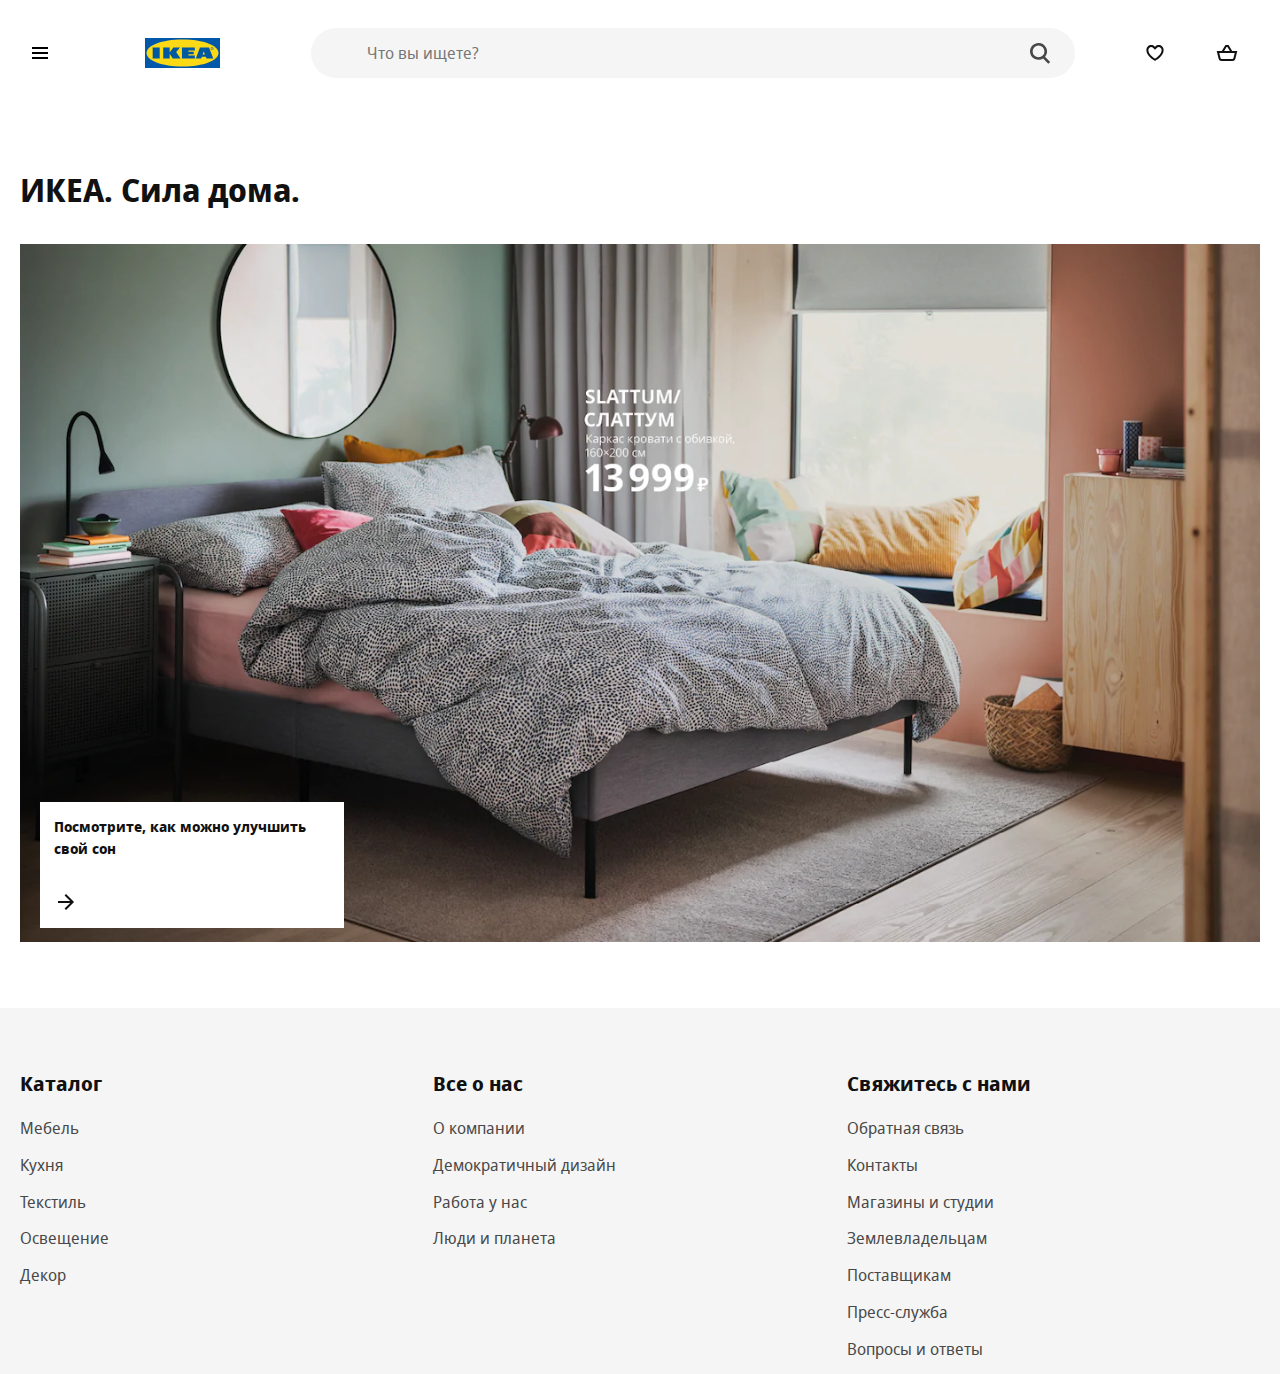
<file: index.html>
<!DOCTYPE html>
<html lang="en">

<head>
    <meta charset="UTF-8">
    <meta name="viewport"
        content="width=device-width, user-scalable=no, initial-scale=1.0, maximum-scale=1.0, minimum-scale=1.0">
    <meta http-equiv="X-UA-Compatible" content="ie=edge">
    <link rel="apple-touch-icon" sizes="180x180" href="favicon/apple-touch-icon.png">
    <link rel="icon" type="image/png" sizes="32x32" href="favicon/favicon-32x32.png">
    <link rel="icon" type="image/png" sizes="16x16" href="favicon/favicon-16x16.png">
    <link rel="mask-icon" href="favicon/safari-pinned-tab.svg" color="#0058ab">
    <meta name="msapplication-TileColor" content="#0058ab">
    <meta name="theme-color" content="#0058ab">
    <title>ИКЕА - официальный интернет-магазин мебели - IKEA</title>
    <link rel="stylesheet" href="styles/styles.css">


    <script src="script/index.js" defer type="module"></script>
    <!-- defer - защитник для ассинхронной загрузки скрипта параллельно с кодом идущем ниже, чтобы сформировалось дерево и только потом отработал скрипт-->

</head>

<body>

    <main>
        <div class="container">
            <h1 class="main-header">ИКЕА. Сила дома.</h1>
            <aside class="offer">
                <a href="card.html#idd059">
                    <picture>
                        <source srcset="image/b47e07ee97fd5f9bf030d258d462a945.webp" type="image/webp">
                        <img src="image/b47e07ee97fd5f9bf030d258d462a945.jpg" alt="СЛАТТУМ">
                    </picture>

                </a>
                <a class="offer-extra" href="goods.html?subcat=Кровати">
                    <p>Посмотрите, как можно улучшить свой сон</p>
                    <svg focusable="false" viewBox="0 0 24 24" class="offer-arrow" aria-hidden="true">
                        <path fill-rule="evenodd" clip-rule="evenodd"
                            d="M19.2937 12.7074L20.0008 12.0003L19.2938 11.2932L12.0008 3.99927L10.5865 5.41339L16.1727 11.0003H4V13.0003H16.1723L10.5855 18.5868L11.9996 20.0011L19.2937 12.7074Z">
                        </path>
                    </svg>
                </a>
            </aside>
        </div>
    </main>


</body>

</html>
</file>
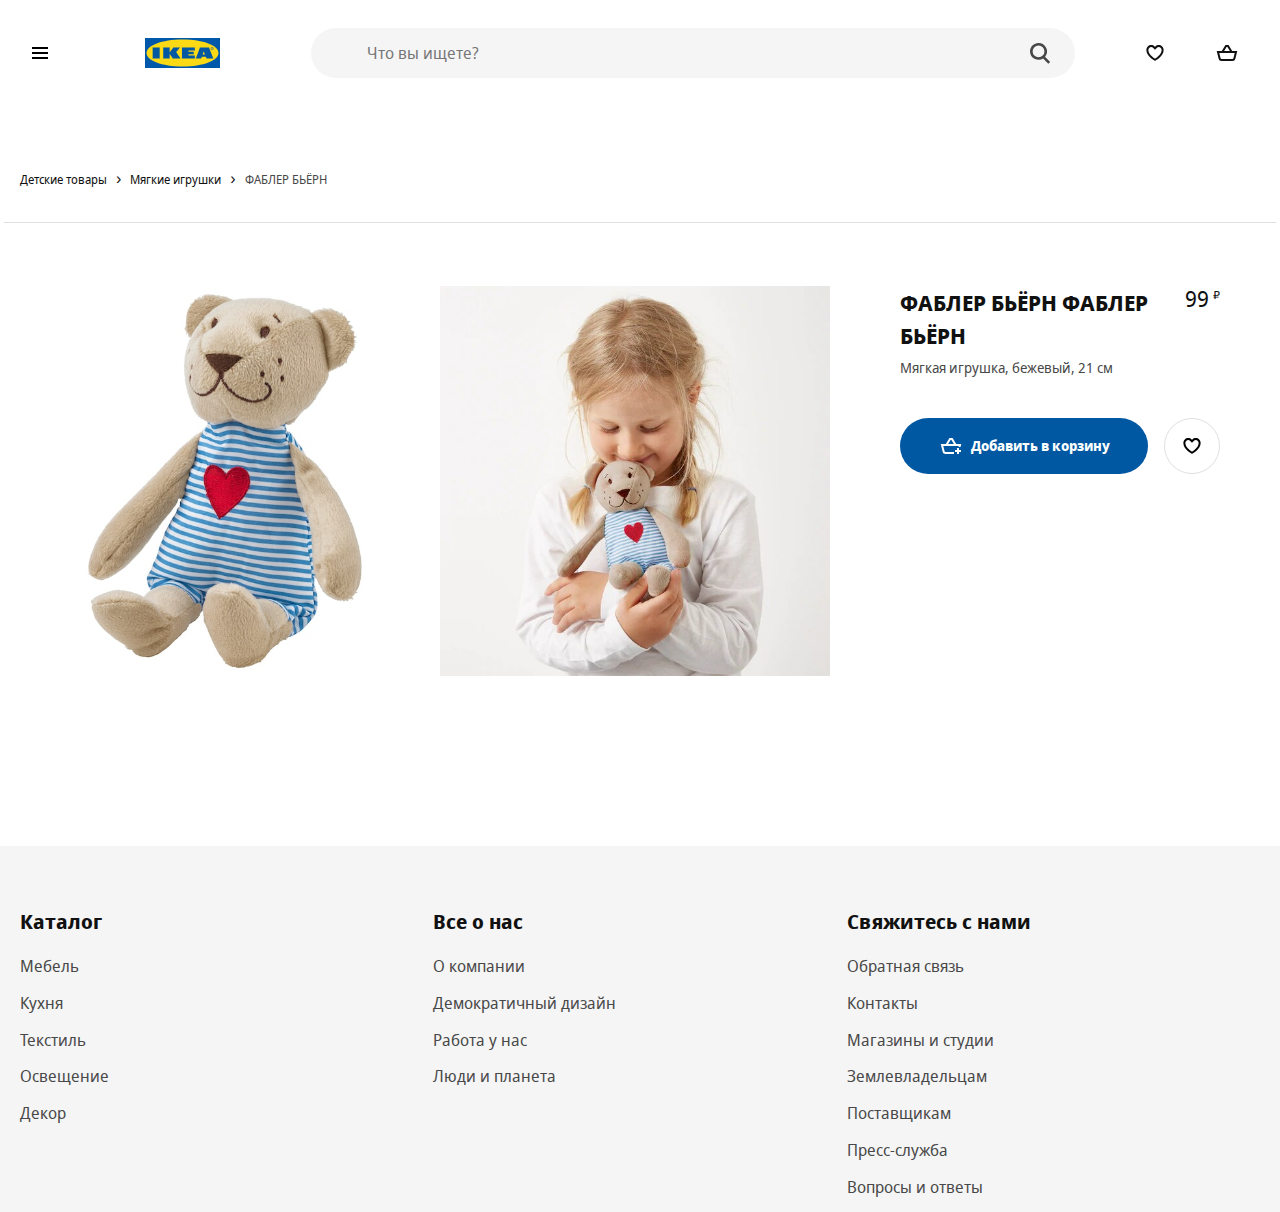
<file: card.html>
<!DOCTYPE html>
<html lang="en">

<head>
	<meta charset="UTF-8">
	<meta name="viewport"
		content="width=device-width, user-scalable=no, initial-scale=1.0, maximum-scale=1.0, minimum-scale=1.0">
	<meta http-equiv="X-UA-Compatible" content="ie=edge">
	<link rel="apple-touch-icon" sizes="180x180" href="favicon/apple-touch-icon.png">
	<link rel="icon" type="image/png" sizes="32x32" href="favicon/favicon-32x32.png">
	<link rel="icon" type="image/png" sizes="16x16" href="favicon/favicon-16x16.png">
	<link rel="mask-icon" href="favicon/safari-pinned-tab.svg" color="#0058ab">
	<meta name="msapplication-TileColor" content="#0058ab">
	<meta name="theme-color" content="#0058ab">
	<title>Детские игрушки - IKEA</title>
	<link rel="stylesheet" href="styles/styles.css">

	<script src="script/index.js" defer type="module"></script>

</head>

<body>
	<main>
		<div class="container">
			<div class="breadcrumb">
				<nav role="navigation" aria-label="Breadcrumb" class="breadcrumb__nav">
					<ul class="breadcrumb__list">

						<li class="breadcrumb__list-item">
							<a href="goods.html?cat=Детские товары" class="breadcrumb__link"><span>Детские
									товары</span></a>
						</li>

						<li class="breadcrumb__list-item">
							<a href="goods.html?cat=Мягкие игрушки" class="breadcrumb__link"><span>Мягкие
									игрушки</span></a>
						</li>

						<li class="breadcrumb__list-item">
							<a href="#" class="breadcrumb__link"><span>ФАБЛЕР БЬЁРН</span></a>
						</li>

					</ul>
				</nav>
			</div>

			<div class="good wrapper">
				<div class="good-images">
					<div class="good-image__item">
						<img src="image/fabler-byorn-myagkaya-igrushka-bezhevyy__0710165_PE727396_S5.jpg" alt="">
					</div>
					<div class="good-image__item">
						<img src="image/fabler-byorn-myagkaya-igrushka-bezhevyy__0876865_PE611124_S5.jpg" alt="">
					</div>
				</div>
				<div class="good-item">
					<!-- not-in-stock - нет в наличии-->
					<p class="good-item__new">Новинка</p>

					<div class="good-item__section">
						<div>
							<h2 class="good-item__header">ФАБЛЕР БЬЁРН ФАБЛЕР БЬЁРН</h2>
							<p class="good-item__description">Мягкая игрушка, бежевый, 21 см</p>

						</div>
						<p class="good-item__price">
							<span class="good-item__empty">Нет в наличии</span>
							<span class="good-item__price-value">99</span>
							<span class="good-item__currency">₽</span>
						</p>

					</div>
					<div class="good-item__buttons">
						<button type="button" class="btn btn-good" data-idd="idd001">
							<svg focusable="false" viewBox="0 0 24 24" class="btn-good-svg" aria-hidden="true">
								<path fill-rule="evenodd" clip-rule="evenodd"
									d="M10.4372 4H10.9993H12.0003H12.9996H13.5616L13.8538 4.48014L17.2112 9.99713H21H22.2806L21.9702 11.2396L21.5303 13H19.4688L19.7194 11.9971H4.28079L5.59143 17.2397C5.70272 17.6848 6.1027 17.9971 6.56157 17.9971H15V19.9971H6.56157C5.18496 19.9971 3.98502 19.0602 3.65114 17.7247L2.02987 11.2397L1.71924 9.99713H3.00002H6.78793L10.145 4.48017L10.4372 4ZM12.4375 6L14.87 9.99713H9.12911L11.5614 6H12.0003H12.4375ZM17.9961 16V14H19.9961V16H21.9961V18H19.9961V20H17.9961V18H15.9961V16H17.9961Z">
								</path>
							</svg>

							<span class="btn-good__label">Добавить в корзину</span>
						</button>
						<button type="button" class="btn btn-add-wishlist" data-idd="idd001">
							<svg focusable="false" viewBox="0 0 24 24" class="btn-add-wishlist__svg" aria-hidden="true">
								<path fill-rule="evenodd" clip-rule="evenodd"
									d="M12.336 5.52055C14.2336 3.62376 17.3096 3.62401 19.2069 5.52129C20.2067 6.52115 20.6796 7.85005 20.6259 9.15761C20.6151 12.2138 18.4184 14.8654 16.4892 16.6366C15.4926 17.5517 14.5004 18.2923 13.7593 18.8036C13.3879 19.0598 13.0771 19.2601 12.8574 19.3973C12.7475 19.466 12.6601 19.519 12.5992 19.5555C12.5687 19.5737 12.5448 19.5879 12.5279 19.5978L12.5079 19.6094L12.502 19.6129L12.5001 19.614C12.5001 19.614 12.4989 19.6147 11.9999 18.748C11.501 19.6147 11.5005 19.6144 11.5005 19.6144L11.4979 19.6129L11.4919 19.6094L11.472 19.5978C11.4551 19.5879 11.4312 19.5737 11.4007 19.5555C11.3397 19.519 11.2524 19.466 11.1425 19.3973C10.9227 19.2601 10.612 19.0598 10.2405 18.8036C9.49947 18.2923 8.50726 17.5517 7.51063 16.6366C5.58146 14.8654 3.38477 12.2139 3.37399 9.15765C3.32024 7.85008 3.79314 6.52117 4.79301 5.52129C6.69054 3.62376 9.76704 3.62376 11.6646 5.52129L11.9993 5.856L12.3353 5.52129L12.336 5.52055ZM11.9999 18.748L11.5005 19.6144L11.9999 19.9019L12.4989 19.6147L11.9999 18.748ZM11.9999 17.573C12.1727 17.462 12.384 17.3226 12.6236 17.1573C13.3125 16.6821 14.2267 15.9988 15.1366 15.1634C17.0157 13.4381 18.6259 11.2919 18.6259 9.13506V9.11213L18.627 9.08922C18.6626 8.31221 18.3844 7.52727 17.7926 6.9355C16.6762 5.81903 14.866 5.81902 13.7495 6.9355L13.7481 6.93689L11.9965 8.68166L10.2504 6.9355C9.13387 5.81903 7.3237 5.81903 6.20722 6.9355C5.61546 7.52727 5.33724 8.31221 5.3729 9.08922L5.37395 9.11213V9.13507C5.37395 11.2919 6.98418 13.4381 8.86325 15.1634C9.77312 15.9988 10.6874 16.6821 11.3762 17.1573C11.6159 17.3226 11.8271 17.462 11.9999 17.573Z">
								</path>
							</svg>
						</button>
					</div>

				</div>
			</div>


		</div>
	</main>
</body>

</html>
</file>
<file: styles/styles.css>
/*
* Prefixed by https://autoprefixer.github.io
* PostCSS: v7.0.29,
* Autoprefixer: v9.7.6
* Browsers: last 4 version
*/

@font-face {
	font-family: 'Noto Sans';
	src: local('Noto Sans Display Regular'), local('NotoSansDisplay-Regular'), url('../fonts/Notosansdisplayregular.woff2') format('woff2'), url('../fonts/Notosansdisplayregular.woff') format('woff');
	font-weight: 400;
	font-style: normal;
}

@font-face {
	font-family: 'Noto Sans';
	src: local('Noto Sans Display Italic'), local('NotoSansDisplay-Italic'), url('../fonts/Notosansdisplayitalic.woff2') format('woff2'), url('../fonts/Notosansdisplayitalic.woff') format('woff');
	font-weight: 400;
	font-style: italic;
}

@font-face {
	font-family: 'Noto Sans';
	src: local('Noto Sans Display Bold'), local('NotoSansDisplay-Bold'), url('../fonts/Notosansdisplaybold.woff2') format('woff2'), url('../fonts/Notosansdisplaybold.woff') format('woff');
	font-weight: 700;
	font-style: normal;
}

@font-face {
	font-family: 'Noto Sans';
	src: local('Noto Sans Display Bold Italic'), local('NotoSansDisplay-BoldItalic'), url('../fonts/Notosansdisplaybolditalic.woff2') format('woff2'), url('../fonts/Notosansdisplaybolditalic.woff') format('woff');
	font-weight: 700;
	font-style: italic;
}

html {
	-webkit-box-sizing: border-box;
	box-sizing: border-box;
}

*,
*::before,
*::after {
	-webkit-box-sizing: inherit;
	box-sizing: inherit;
}

body {
	min-width: 320px;
	margin: 0;

	background-color: #fff;
	/*под проект*/
	font-family: Noto Sans, Arial, sans-serif;
	/*в "" свой шрифт под проект*/

	font-size: 16px;
	color: #111;
	line-height: 1.5;
	-webkit-font-smoothing: subpixel-antialiased;
}

button,
input {
	font: inherit;
}

button {
	cursor: pointer;
}

img {
	max-width: 100%;
	width: 100%;
	height: auto;
}

a {
	text-decoration: none;
	color: inherit;
}

ul {
	list-style: none;
	padding: 0;
	margin: 0;
}

h1,
h2,
h3,
p {
	padding: 0;
	margin: 0;
}

/* container */

.container {
	max-width: 100rem;
	margin: 0 auto;
	padding: 0 1.25rem;
}

.visually-hidden {
	position: absolute !important;
	clip: rect(1px 1px 1px 1px);
	clip: rect(1px, 1px, 1px, 1px);
	padding: 0 !important;
	border: 0 !important;
	height: 1px !important;
	width: 1px !important;
	overflow: hidden;
}

/* при работе с float */

.clearfix::after {
	content: "";
	display: table;
	clear: both;
}

header {
	margin-bottom: 3.75rem;
}

.header {
	display: -ms-grid;
	display: grid;
	grid-gap: 1.25rem;
	-ms-grid-columns: 2fr 1.25rem 2fr 1.25rem 16fr 1.25rem 1fr 1.25rem 1fr;
	grid-template-columns: 2fr 2fr 16fr 1fr 1fr;
	-webkit-box-align: center;
	-ms-flex-align: center;
	align-items: center;
	padding: 1.75rem 0;
}

footer {
	background-color: #f5f5f5;
	margin-top: 3.75rem;
	padding: 3.75rem 0 0 0;
}

.footer {
	display: -ms-grid;
	display: grid;
	-ms-grid-columns: 1fr 1fr 1fr;
	grid-template-columns: 1fr 1fr 1fr;
}

.main-header {
	margin-bottom: 1.875rem
}

.btn {
	background-color: transparent;
	outline: transparent;
	border-radius: 50%;
	width: 40px;
	height: 40px;
	display: -webkit-box;
	display: -ms-flexbox;
	display: flex;
	-webkit-box-align: center;
	-ms-flex-align: center;
	align-items: center;
	-webkit-box-pack: center;
	-ms-flex-pack: center;
	justify-content: center;
	border: 1px solid transparent;
}

.btn:hover {
	background-color: #f5f5f5;
	color: #111;
}

.svg-icon {
	fill: currentColor;
}

.logo {
	text-align: center;
	width: 75px;
	height: 30px;

}

.search {
	position: relative;
	-webkit-box-flex: 1;
	-ms-flex-positive: 1;
	flex-grow: 1;
	height: 50px;
	margin: 0 40px;
}

.search-input {
	-webkit-appearance: none;
	-moz-appearance: none;
	appearance: none;
	background-color: #f5f5f5;
	display: block;
	appearance: none;
	width: 100%;
	height: 100%;
	padding: .5rem 3.5rem;
	margin: 0 auto;
	line-height: 1.5;
	border: 0;
	border-radius: 50em;
	outline: 0;
	-webkit-box-shadow: none;
	box-shadow: none;
	-webkit-transition: background .2s;
	-o-transition: background .2s;
	transition: background .2s;
}

.search-btn {
	position: absolute;
	top: 0.9rem;
	right: 0.9rem;
	background-image: url("data:image/svg+xml;charset=utf-8,%3Csvg width='16' height='17' fill='%23484848' xmlns='http://www.w3.org/2000/svg'%3E%3Cpath fill-rule='evenodd' clip-rule='evenodd' d='M6.5 11a4.5 4.5 0 110-9 4.5 4.5 0 010 9zm4.968-.307a6.5 6.5 0 10-1.514 1.315l3.996 3.996 1.414-1.414-3.896-3.897z'/%3E%3C/svg%3E");
	background-repeat: no-repeat;
	background-size: contain;
	width: 2.5rem;
	height: 1.5rem;
	background-position: center;
}

.offer {
	position: relative;
}

.offer-extra {
	position: absolute;
	padding: .9rem;
	color: #111;
	left: 1.25rem;
	bottom: 1.25rem;
	display: -webkit-box;
	display: -ms-flexbox;
	display: flex;
	background: #fff;
	-webkit-box-orient: vertical;
	-webkit-box-direction: normal;
	-ms-flex-direction: column;
	flex-direction: column;
	-webkit-box-align: start;
	-ms-flex-align: start;
	align-items: flex-start;
	max-width: 19rem;
	min-width: 13rem;
	font-size: .9rem;
	line-height: 1.5;
	font-weight: bold;
	word-break: break-word;
}

.offer-arrow {
	display: inline-block;
	height: 1.5rem;
	width: 1.5rem;
	vertical-align: middle;
	fill: currentColor;
	margin-top: 1.875rem;

}


.footer-header {
	line-height: 2rem;
	font-size: 1.25rem;
	padding: 0 0 1rem 0;

}

.footer-list {
	margin-bottom: .8rem;
}

.footer-list>a {
	color: #484848;
}

.footer-list>a:hover {
	color: #111;
	text-decoration: underline;
}

.catalog {
	position: fixed;
	z-index: 999;
	top: 0;
	left: -100%;
	bottom: 0;
	background-color: #fff;
	overflow-y: auto;
	overflow-x: hidden;
	-webkit-transition: left 0.2s 0s;
	-o-transition: left 0.2s 0s;
	transition: left 0.2s 0s;
	width: 20rem;
	padding: 6rem 4rem 3rem;

}

.catalog.open {
	left: 0;
}

.catalog-btn {
	position: absolute;
	top: 3rem;
	left: 3rem;
}

.catalog-list__item,
.subcatalog-list__item {
	cursor: pointer;
	color: #111;


}

.catalog-list__item a,
.subcatalog-list__item a {
	text-decoration: underline;
	display: block;
}

.catalog-list__item a {
	padding: .5rem 1.5rem .5rem 0;
}

.subcatalog-list__item a {
	padding: .5rem 0;
}

.catalog-list__item:hover a,
.subcatalog-list__item:hover a {
	text-decoration: underline;
}

.catalog-list__item.active {
	background-repeat: no-repeat;
	background-position: right 0 center;
	background-image: url('data:image/svg+xml;utf8,<svg width="24" height="24" viewBox="0 0 24 24" fill="none" xmlns="http://www.w3.org/2000/svg"><path fill-rule="evenodd" clip-rule="evenodd" d="M15.5996 11.9999L9.81456 17.7857L8.40026 16.3716L12.7714 11.9999L8.40026 7.62823L9.81457 6.21411L15.5996 11.9999Z" fill="%23959595"/></svg>');
}

.subcatalog {
	position: fixed;
	z-index: 998;
	top: 0;
	left: -100%;
	bottom: 0;
	background-color: #fff;
	overflow-y: auto;
	overflow-x: hidden;
	-webkit-transition: left, right 0.2s 0s;
	-o-transition: left, right 0.2s 0s;
	transition: left, right 0.2s 0s;
	width: 25rem;
	padding: 6rem 4rem 3rem;
	border-left: 2px solid #ccc;
}

.subcatalog.subopen {
	left: 20rem;
	display: block;
}

.overlay {
	display: block;
	position: fixed;
	z-index: 899;
	top: 0;
	bottom: 0;
	right: 0;
	left: 0;
	background-color: black;
	-webkit-transition: all .2s ease;
	-o-transition: all .2s ease;
	transition: all .2s ease;
	opacity: 0;
	pointer-events: none;
}

.overlay.active {
	opacity: 0.25;
	pointer-events: all;
}


.wrapper {
	position: relative;
	margin-top: 4rem;
}

.wrapper:before {
	content: '';
	width: calc(100% + 2rem);
	display: block;
	position: absolute;
	top: -2rem;
	z-index: 99;
	margin: 0 -1rem;
	border-bottom: 1px solid #dfdfdf;
}

.good {
	display: -ms-grid;
	display: grid;
	-ms-grid-columns: minmax(0, 1fr) 1.25rem minmax(0, 1fr) 1.25rem minmax(0, 1fr) 1.25rem minmax(0, 1fr) 1.25rem minmax(0, 1fr) 1.25rem minmax(0, 1fr) 1.25rem minmax(0, 1fr) 1.25rem minmax(0, 1fr) 1.25rem minmax(0, 1fr) 1.25rem minmax(0, 1fr) 1.25rem minmax(0, 1fr) 1.25rem minmax(0, 1fr);
	grid-template-columns: repeat(12, minmax(0, 1fr));
	grid-column-gap: 1.25rem;
	padding-top: 2rem;
}

.good-images {
	display: -webkit-box;
	display: -ms-flexbox;
	display: flex;
	-ms-flex-wrap: wrap;
	flex-wrap: wrap;
	-ms-grid-column: 1;
	grid-column-start: 1;
	-ms-grid-column-span: 8;
	grid-column-end: 9;
	-ms-flex-pack: distribute;
	justify-content: space-around;


}

.good-image__item {
	width: calc(50% - 1.25rem);
	margin-left: .625rem;
	margin-right: .625rem;
	min-height: 500px;
}


.good-item {
	-ms-grid-column: 9;
	grid-column-start: 9;
	-ms-grid-column-span: 4;
	grid-column-end: 13;
	padding: 0 2.5rem;
}

.good-item__section {
	margin-bottom: 2.5rem;
}

.good-item__new {
	display: none;
}


.good-item__empty {
	display: none;
}

.not-in-stock .good-item__empty {
	display: block;
}

.not-in-stock .btn-good {
	display: none;
}

.good-item__header {
	font-size: 1.375rem;
	line-height: 1.5;
	font-weight: 700;
	text-transform: uppercase;
	margin-bottom: .3rem;
}

.good-item__description {
	line-height: 1.5;
	letter-spacing: 0;
	font-weight: 400;
	color: #484848;
	font-size: .875rem;
}

.good-item__price {
	white-space: nowrap;
	text-align: right;
}

.good-item__section {
	display: -webkit-box;
	display: -ms-flexbox;
	display: flex;
	-webkit-box-pack: justify;
	-ms-flex-pack: justify;
	justify-content: space-between;
}

.good-item__price-value {
	line-height: 1.1875;
	font-size: 1.375rem;
}

.good-item__currency {
	line-height: .9;
	font-size: .6875rem;
	vertical-align: text-top;
}

.not-in-stock .good-item__price-value,
.not-in-stock .good-item__currency {
	display: none;
}

.good-item__buttons {
	display: -webkit-box;
	display: -ms-flexbox;
	display: flex;
	-webkit-box-pack: justify;
	-ms-flex-pack: justify;
	justify-content: space-between;
	-webkit-box-align: center;
	-ms-flex-align: center;
	align-items: center;
	width: 100%;
}

.btn-good {
	margin-right: 1rem;
	-webkit-box-flex: 1;
	-ms-flex-positive: 1;
	flex-grow: 1;
	-ms-flex-negative: 1;
	flex-shrink: 1;
	position: relative;
	background: #0058a3;
	color: #fff;
	border-radius: 52px;
	padding: 0 2rem;
	display: -webkit-box;
	display: -ms-flexbox;
	display: flex;
	height: 3.5rem;
	-webkit-box-align: center;
	-ms-flex-align: center;
	align-items: center;
}

.btn-good-svg {
	margin-right: .5rem;
	vertical-align: top;
	-ms-flex-negative: 0;
	flex-shrink: 0;
	display: inline-block;
	height: 1.5rem;
	width: 1.5rem;
	fill: #fff;
}

.btn-good:hover {
	color: #0058a3;
}

.btn-good:hover .btn-good-svg {
	fill: #0058a3;
}

.btn-good__label {
	text-align: center;
	border: 0;
	font-weight: 700;
	font-size: .875rem;
	line-height: 1.42857;
}

.btn-add-wishlist {
	background: rgba(0, 0, 0, 0);
	color: #111;
	border-radius: 40px;
	padding: 0 .9375rem;
	border: 1px solid #dfdfdf;
	height: 3.5rem;
	width: 3.5rem;
	margin-left: auto;
}

.btn-add-wishlist__svg {
	height: 1.5rem;
	width: 1.5rem;

}

.btn-add-wishlist:hover .btn-add-wishlist__svg {
	fill: red;
}

.btn-add-wishlist.contains-wishlist .btn-add-wishlist__svg {
	fill: red;

}

.btn-add-wishlist:hover.contains-wishlist .btn-add-wishlist__svg {
	fill: black;
}


.goods-list {
	display: -ms-grid;
	display: grid;
	grid-gap: 1.25rem;
	grid-template-columns: repeat(4, 1fr);
}

.goods-list__item {
	margin-bottom: 2rem;
}


.goods-item {
	position: relative;
	display: -webkit-box;
	display: -ms-flexbox;
	display: flex;
	-webkit-box-orient: vertical;
	-webkit-box-direction: normal;
	-ms-flex-direction: column;
	flex-direction: column;
	-webkit-box-pack: justify;
	-ms-flex-pack: justify;
	justify-content: space-between;
	height: 100%;
}

.goods-item__img {
	height: 380px;
	display: table-cell;
	vertical-align: middle
}


.btn-add-card {
	position: absolute;
	opacity: 0;
	-webkit-transition: opacity 0.2s 0s;
	-o-transition: opacity 0.2s 0s;
	transition: opacity 0.2s 0s;
	right: 1rem;
	bottom: 0.5rem;
	background-color: rgb(0, 88, 163);
	border: 1px solid rgb(0, 88, 163);
	background-repeat: no-repeat;
	background-position: center;
	background-image: url("data:image/svg+xml;utf8,<svg width='24' height='24' xmlns='http://www.w3.org/2000/svg' viewBox='0 0 24 24'><path fill-rule='evenodd' clip-rule='evenodd' d='M10.4372 4H10.9993H12.0003H12.9996H13.5616L13.8538 4.48014L17.2112 9.99713H21H22.2806L21.9702 11.2396L21.5303 13H19.4688L19.7194 11.9971H4.28079L5.59143 17.2397C5.70272 17.6848 6.1027 17.9971 6.56157 17.9971H15V19.9971H6.56157C5.18496 19.9971 3.98502 19.0602 3.65114 17.7247L2.02987 11.2397L1.71924 9.99713H3.00002H6.78793L10.145 4.48017L10.4372 4ZM12.4375 6L14.87 9.99713H9.12911L11.5614 6H12.0003H12.4375ZM17.9961 16V14H19.9961V16H21.9961V18H19.9961V20H17.9961V18H15.9961V16H17.9961Z' fill='white' /></svg>");
}

.btn-add-card:hover {
	background-color: rgb(255, 255, 255);
	background-image: url("data:image/svg+xml;utf8,<svg width='24' height='24' xmlns='http://www.w3.org/2000/svg' viewBox='0 0 24 24'><path fill-rule='evenodd' clip-rule='evenodd' d='M10.4372 4H10.9993H12.0003H12.9996H13.5616L13.8538 4.48014L17.2112 9.99713H21H22.2806L21.9702 11.2396L21.5303 13H19.4688L19.7194 11.9971H4.28079L5.59143 17.2397C5.70272 17.6848 6.1027 17.9971 6.56157 17.9971H15V19.9971H6.56157C5.18496 19.9971 3.98502 19.0602 3.65114 17.7247L2.02987 11.2397L1.71924 9.99713H3.00002H6.78793L10.145 4.48017L10.4372 4ZM12.4375 6L14.87 9.99713H9.12911L11.5614 6H12.0003H12.4375ZM17.9961 16V14H19.9961V16H21.9961V18H19.9961V20H17.9961V18H15.9961V16H17.9961Z' fill='rgb(0, 88, 163)' /></svg>");

}

.goods-item:hover .btn-add-card {
	opacity: 1;
}

.goods-item__header {
	margin-top: auto;
	margin-bottom: 1rem;
}

.goods-item__new {
	line-height: 1.42857;
	color: #ca5008;
	font-weight: 700;
	font-size: 0.8rem;
}

.goods-item__link {
	display: block;
	height: 100%;
}

.goods-item__description {
	margin-bottom: 1rem;
	font-size: .875rem;
	line-height: 1.42857;
}

.goods-item__price {
	min-height: calc(40px + 0.5rem);
	padding-bottom: 0.5rem;
	font-weight: 700;
}

.goods-item__price-value {
	font-size: 1.375rem;
}

.goods-item__currency {
	line-height: .9;
	font-size: .6875rem;
	vertical-align: text-top;
}


.breadcrumb__list-item {
	display: inline;
}

.breadcrumb__list-item:after {
	content: "\0203A";
	display: inline;
	margin: 0 .3125rem;
	font-size: 1rem;
	line-height: 1.125;
}

.breadcrumb__list-item:last-child:after {
	content: "";
}

.breadcrumb__link {
	font-size: .75rem;
	line-height: 1.5;
	font-weight: 400;
	vertical-align: middle;
}

.breadcrumb__list-item:last-child .breadcrumb__link {
	color: #484848;
	pointer-events: none;
	cursor: auto;
}

.cart-wrapper {
	max-width: 768px;
}

.cart-header {
	text-align: center;
}

.product {
	display: -ms-grid;
	display: grid;
	-ms-grid-columns: 152px 4fr 6fr;
	grid-template-columns: 152px 4fr 6fr;
	-ms-grid-rows: auto;
	grid-template-rows: auto;
	font-size: .81rem;
	line-height: 1.385;
}

.product>*:nth-child(1) {
	-ms-grid-row: 1;
	-ms-grid-column: 1;
}

.product>*:nth-child(2) {
	-ms-grid-row: 1;
	-ms-grid-column: 2;
}

.product>*:nth-child(3) {
	-ms-grid-row: 1;
	-ms-grid-column: 3;
}

.product__image-container {
	-ms-grid-column: 1;
	grid-column: 1;
	-ms-grid-row: 1;
	-ms-grid-row-span: 2;
	grid-row: 1/3;
	padding-right: 1rem;
}

.product__description {
	-ms-grid-column: 2;
	grid-column: 2;
	-ms-grid-row: 1;
	grid-row: 1;
}

.product__name {
	font-size: 1.2rem;
	margin-bottom: .5rem;
	font-weight: 700;
	text-transform: uppercase;
	word-break: break-word;
}

.product__prices {
	-ms-grid-column: 3;
	grid-column: 3;
	-ms-grid-row: 1;
	grid-row: 1;
	text-align: right;
	padding-top: 0;
}

.product__controls {
	-ms-grid-column: 3;
	grid-column: 3;
	-ms-grid-row: 2;
	grid-row: 2;
	margin-top: .5rem;
	display: -webkit-box;
	display: -ms-flexbox;
	display: flex;
	-webkit-box-pack: end;
	-ms-flex-pack: end;
	justify-content: flex-end;
}

.btn-remove {
	color: #444;
	border-color: #666;
	border-radius: unset;
}

.product__total {
	font-weight: 700;
	font-size: 1.06rem;
	line-height: 1.2;
}

.product-controls__remove {
	width: 12.5%;
}

.product-controls__quantity {
	width: 25%;
	margin-left: .5rem;
}

.cart-header {
	margin-bottom: 3rem;
}

.cart-item {
	margin-bottom: 2rem;
}

.cart-total {
	display: -webkit-box;
	display: -ms-flexbox;
	display: flex;
	-webkit-box-pack: justify;
	-ms-flex-pack: justify;
	justify-content: space-between;
	padding: .35rem 0;
	font-weight: 700;
	font-size: 14px;
	text-align: initial;
	border: dashed #cacaca;
	border-width: 1px 0;
}

.cart-checkout {
	color: #ffffff;
	padding: 12px 62px;
	background-color: #3a6e9f;
	border: none;
	display: block;
	margin: 1rem auto;
}

.cart-form {
	margin: 1rem 0;
	text-align: center;
}

.cart-form label {
	display: block;
	margin: 1rem;
}

select {
	width: 100%;
	max-width: 352px;
	height: 40px;
	margin: 0;
	padding: 0 10px;
	border: 1px solid #666;
	border-radius: 2px;
	background: #fff url(../image/chevron-down-thin-24.1667eab2.svg) no-repeat right 8px center/1.5rem;
	-webkit-appearance: none;
	-moz-appearance: none;
	appearance: none;
	font-size: 1rem;
	line-height: 1.15;
	font-family: inherit;
	text-transform: none;
}

@media (max-width: 1200px) {
	.goods-list {
		grid-template-columns: repeat(3, 1fr);
	}
}

@media (max-width: 768px) {
	.goods-list {
		grid-template-columns: repeat(2, 1fr);
	}

	.header {
		-ms-grid-columns: 1fr 1.25rem 2fr 1.25rem 1fr 1.25rem 1fr;
		grid-template-columns: 1fr 2fr 1fr 1fr;
		-ms-grid-rows: auto 1.25rem auto 1.25rem auto;
		grid-template-areas: "burger logo wishlist cart""main main . sidebar""footer footer footer footer";
	}

	.btn-burger {
		grid-area: burger;
	}

	.logo {
		grid-area: logo;
	}

	.btn-wishlist {
		grid-area: wishlist;
	}

	.btn-cart {
		grid-area: cart;
	}

	.search {
		grid-area: search;
		-ms-grid-row: 2;
		grid-row: 2;
		-ms-grid-column-span: 5;
		grid-column-end: 6;
		-ms-grid-column: 1;
		grid-column-start: 1;
		margin: 0;
	}

	.footer {
		-ms-grid-rows: auto;
		grid-template-rows: auto;
		-webkit-box-pack: center;
		-ms-flex-pack: center;
		justify-content: center;
		grid-template-areas: "catalog""about""connection";
		-ms-grid-columns: 300px;
		grid-template-columns: 300px
	}

	.footer-catalog {
		grid-area: catalog;
		margin-bottom: 50px;
	}

	.footer-about {
		grid-area: about;
		margin-bottom: 50px;
	}

	.footer-connection {
		grid-area: connection;
		margin-bottom: 50px;
	}

	.catalog {
		width: 50%;
	}

	.subcatalog {
		width: 50%;
		left: auto;
		right: -100%;
	}

	.subcatalog.subopen {
		right: 0;
		left: auto;
	}
}

@media (max-width: 768px) {

	.footer-catalog {
		-ms-grid-row: 1;
		-ms-grid-column: 1
	}

	.footer-about {
		-ms-grid-row: 2;
		-ms-grid-column: 1
	}

	.footer-connection {
		-ms-grid-row: 3;
		-ms-grid-column: 1
	}
}

@media (max-width: 768px) {

	.btn-burger {
		-ms-grid-row: 1;
		-ms-grid-column: 1;
	}

	.logo {
		-ms-grid-row: 1;
		-ms-grid-column: 3;
	}

	.btn-wishlist {
		-ms-grid-row: 1;
		-ms-grid-column: 5;
	}

	.btn-cart {
		-ms-grid-row: 1;
		-ms-grid-column: 7;
	}
}

@media (max-width: 576px) {
	.goods-list {
		-ms-grid-columns: 1fr;
		grid-template-columns: 1fr;
	}

	.catalog {
		width: 100%;
	}

	.subcatalog {
		z-index: 999;
		width: 100%;
	}

	.subcatalog.subopen {
		right: 0;
	}
}
</file>
